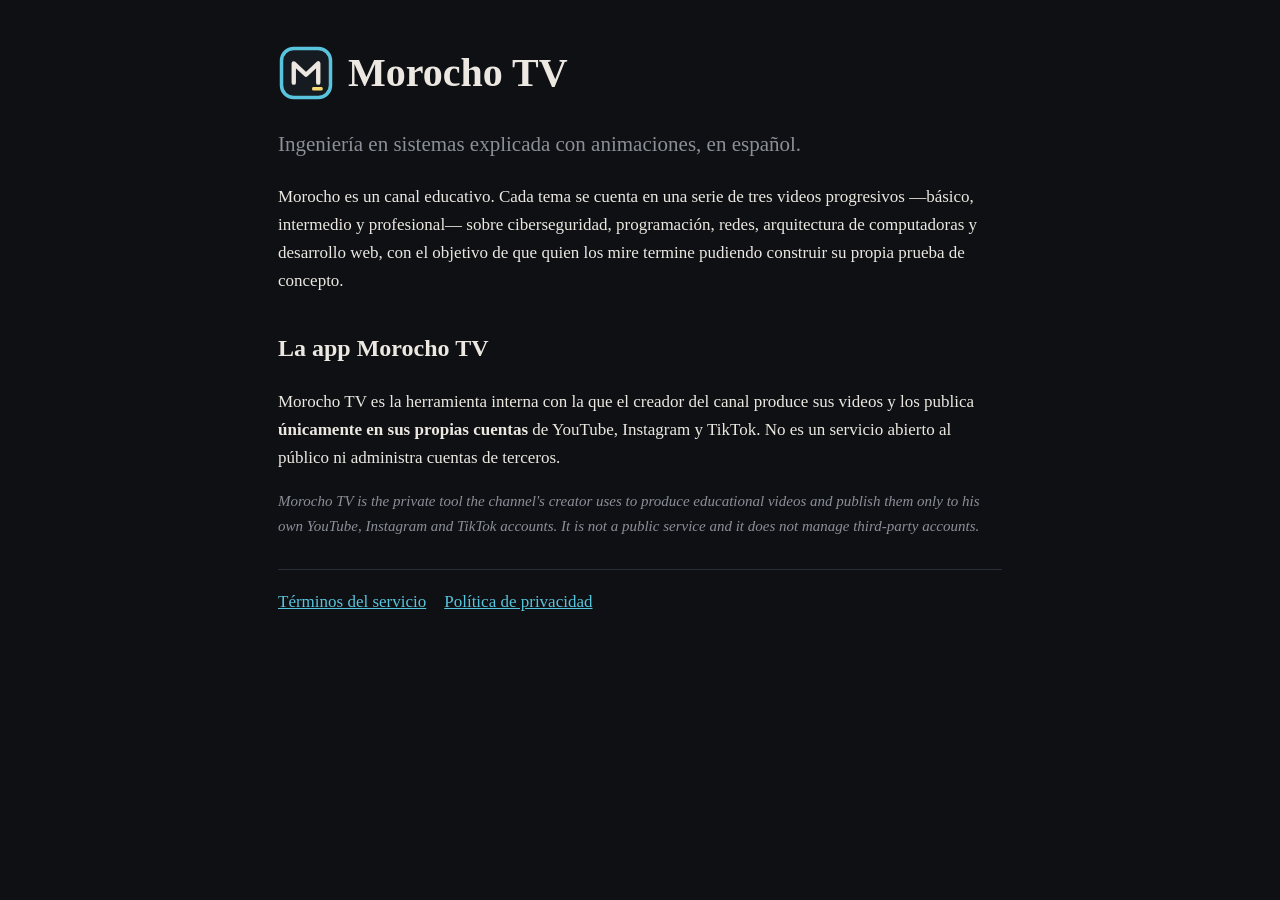
<file: index.html>
<!doctype html>
<html lang="es">
<head>
  <meta charset="utf-8">
  <meta name="viewport" content="width=device-width, initial-scale=1">
  <title>Morocho TV · Ingeniería en sistemas con animaciones</title>
  <meta name="description" content="Morocho TV es la app del canal educativo Morocho de ingeniería en sistemas: ciberseguridad, programación y arquitectura de computadoras explicadas con animaciones.">
  <link rel="stylesheet" href="estilo.css">
</head>
<body>
  <main class="wrap">
    <header class="brand">
      <svg viewBox="0 0 64 64" width="56" height="56" aria-hidden="true"><rect x="4" y="4" width="56" height="56" rx="14" fill="#161A21" stroke="#58C4DD" stroke-width="4"/><path d="M18 43V21l14 13 14-13v22" fill="none" stroke="#ECE8E1" stroke-width="5" stroke-linecap="round" stroke-linejoin="round"/><rect x="39" y="48" width="12" height="4" rx="1.5" fill="#F7D96F"/></svg>
      <h1>Morocho TV</h1>
    </header>
    <p class="lead">Ingeniería en sistemas explicada con animaciones, en español.</p>
    <p>Morocho es un canal educativo. Cada tema se cuenta en una serie de tres videos progresivos
      —básico, intermedio y profesional— sobre ciberseguridad, programación, redes, arquitectura de
      computadoras y desarrollo web, con el objetivo de que quien los mire termine pudiendo construir
      su propia prueba de concepto.</p>
    <h2>La app Morocho TV</h2>
    <p>Morocho TV es la herramienta interna con la que el creador del canal produce sus videos y
      los publica <strong>únicamente en sus propias cuentas</strong> de YouTube, Instagram y TikTok.
      No es un servicio abierto al público ni administra cuentas de terceros.</p>
    <p lang="en" class="en"><em>Morocho TV is the private tool the channel's creator uses to produce
      educational videos and publish them only to his own YouTube, Instagram and TikTok accounts. It is
      not a public service and it does not manage third-party accounts.</em></p>
    <nav class="links">
      <a href="terminos.html">Términos del servicio</a>
      <a href="privacidad.html">Política de privacidad</a>
    </nav>
  </main>
</body>
</html>
</file>
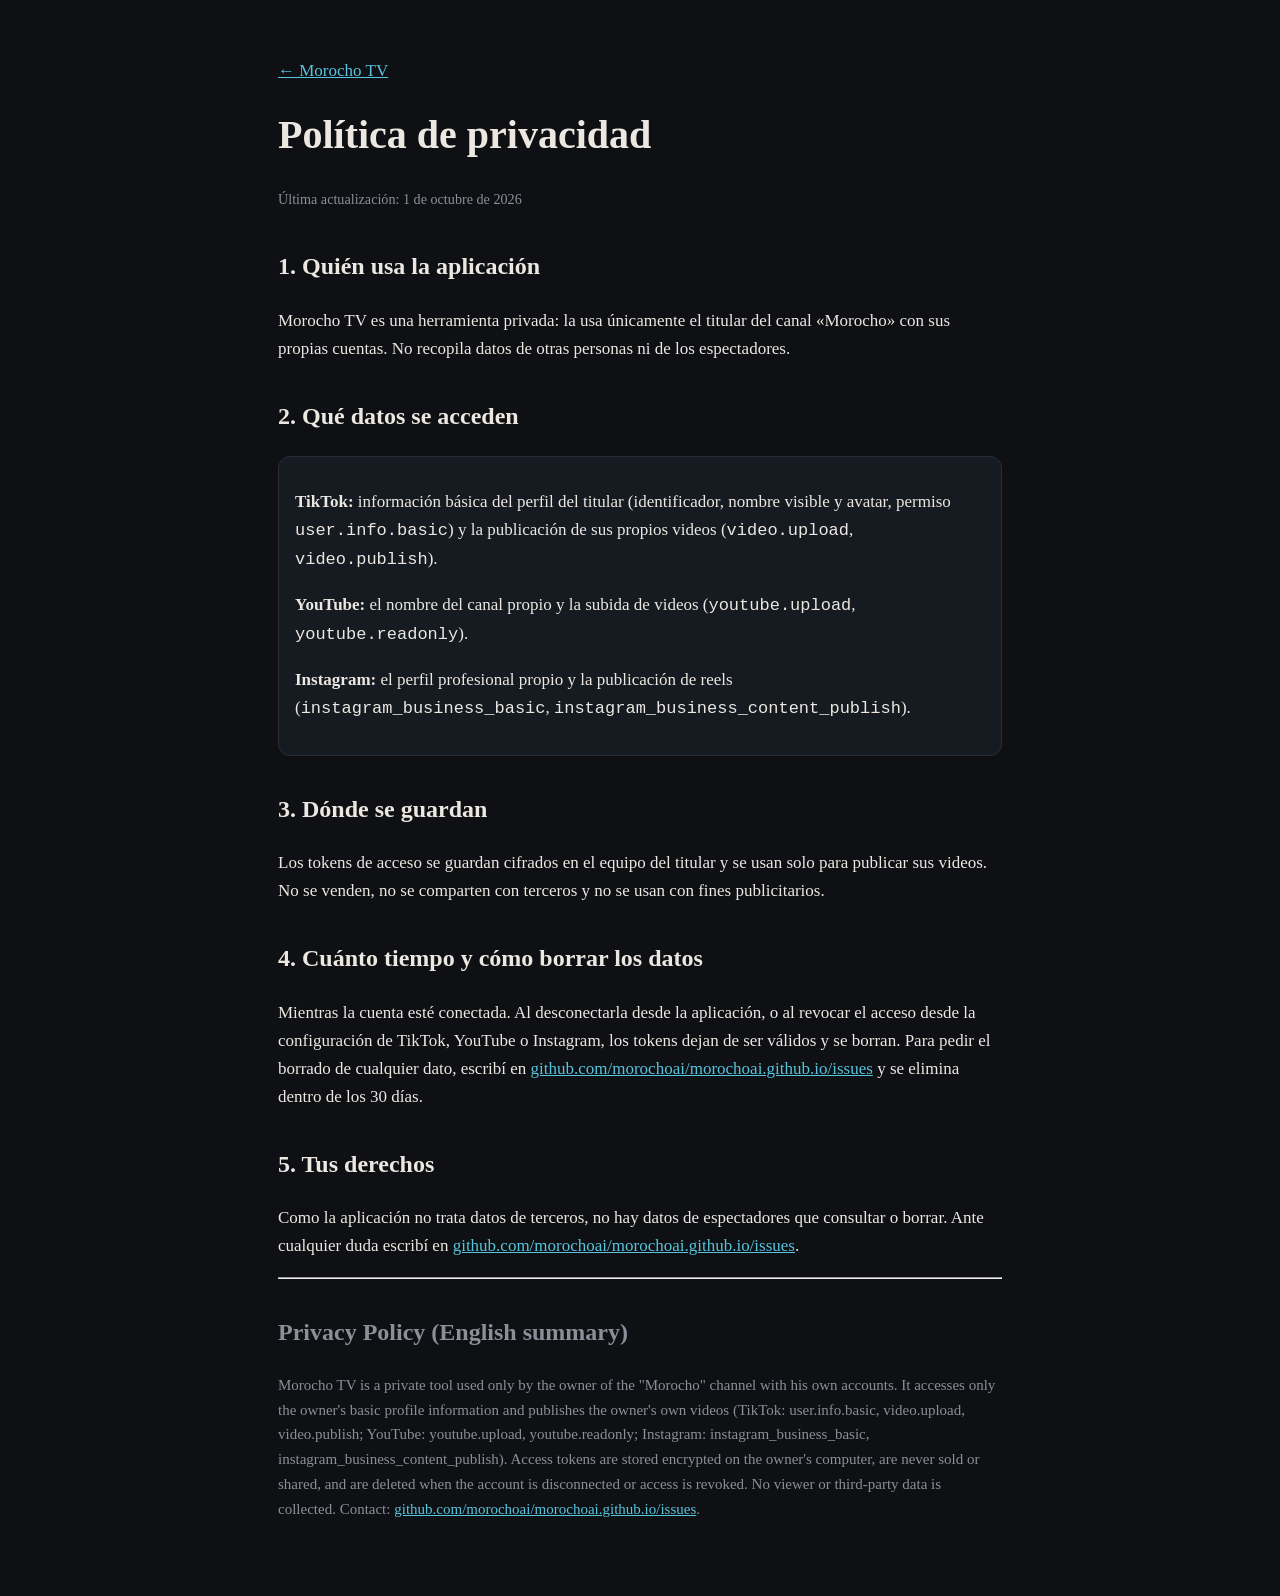
<file: privacidad.html>
<!doctype html>
<html lang="es">
<head>
  <meta charset="utf-8">
  <meta name="viewport" content="width=device-width, initial-scale=1">
  <title>Política de privacidad · Morocho TV</title>
  <link rel="stylesheet" href="estilo.css">
</head>
<body>
  <main class="wrap">
    <p><a href="./">← Morocho TV</a></p>
    <h1>Política de privacidad</h1>
    <p><small>Última actualización: 1 de octubre de 2026</small></p>

    <h2>1. Quién usa la aplicación</h2>
    <p>Morocho TV es una herramienta privada: la usa únicamente el titular del canal «Morocho» con
      sus propias cuentas. No recopila datos de otras personas ni de los espectadores.</p>

    <h2>2. Qué datos se acceden</h2>
    <div class="box">
      <p><strong>TikTok:</strong> información básica del perfil del titular (identificador, nombre visible
        y avatar, permiso <code>user.info.basic</code>) y la publicación de sus propios videos
        (<code>video.upload</code>, <code>video.publish</code>).</p>
      <p><strong>YouTube:</strong> el nombre del canal propio y la subida de videos
        (<code>youtube.upload</code>, <code>youtube.readonly</code>).</p>
      <p><strong>Instagram:</strong> el perfil profesional propio y la publicación de reels
        (<code>instagram_business_basic</code>, <code>instagram_business_content_publish</code>).</p>
    </div>

    <h2>3. Dónde se guardan</h2>
    <p>Los tokens de acceso se guardan cifrados en el equipo del titular y se usan solo para publicar
      sus videos. No se venden, no se comparten con terceros y no se usan con fines publicitarios.</p>

    <h2 id="borrado">4. Cuánto tiempo y cómo borrar los datos</h2>
    <p>Mientras la cuenta esté conectada. Al desconectarla desde la aplicación, o al revocar el acceso
      desde la configuración de TikTok, YouTube o Instagram, los tokens dejan de ser válidos y se borran.
      Para pedir el borrado de cualquier dato, escribí en
      <a href="https://github.com/morochoai/morochoai.github.io/issues">github.com/morochoai/morochoai.github.io/issues</a>
      y se elimina dentro de los 30 días.</p>

    <h2>5. Tus derechos</h2>
    <p>Como la aplicación no trata datos de terceros, no hay datos de espectadores que consultar o borrar.
      Ante cualquier duda escribí en <a href="https://github.com/morochoai/morochoai.github.io/issues">github.com/morochoai/morochoai.github.io/issues</a>.</p>

    <hr>
    <div lang="en" class="en">
      <h2>Privacy Policy (English summary)</h2>
      <p>Morocho TV is a private tool used only by the owner of the "Morocho" channel with his own
        accounts. It accesses only the owner's basic profile information and publishes the owner's own
        videos (TikTok: user.info.basic, video.upload, video.publish; YouTube: youtube.upload,
        youtube.readonly; Instagram: instagram_business_basic, instagram_business_content_publish).
        Access tokens are stored encrypted on the owner's computer, are never sold or shared, and are
        deleted when the account is disconnected or access is revoked. No viewer or third-party data is
        collected. Contact: <a href="https://github.com/morochoai/morochoai.github.io/issues">github.com/morochoai/morochoai.github.io/issues</a>.</p>
    </div>
  </main>
</body>
</html>
</file>
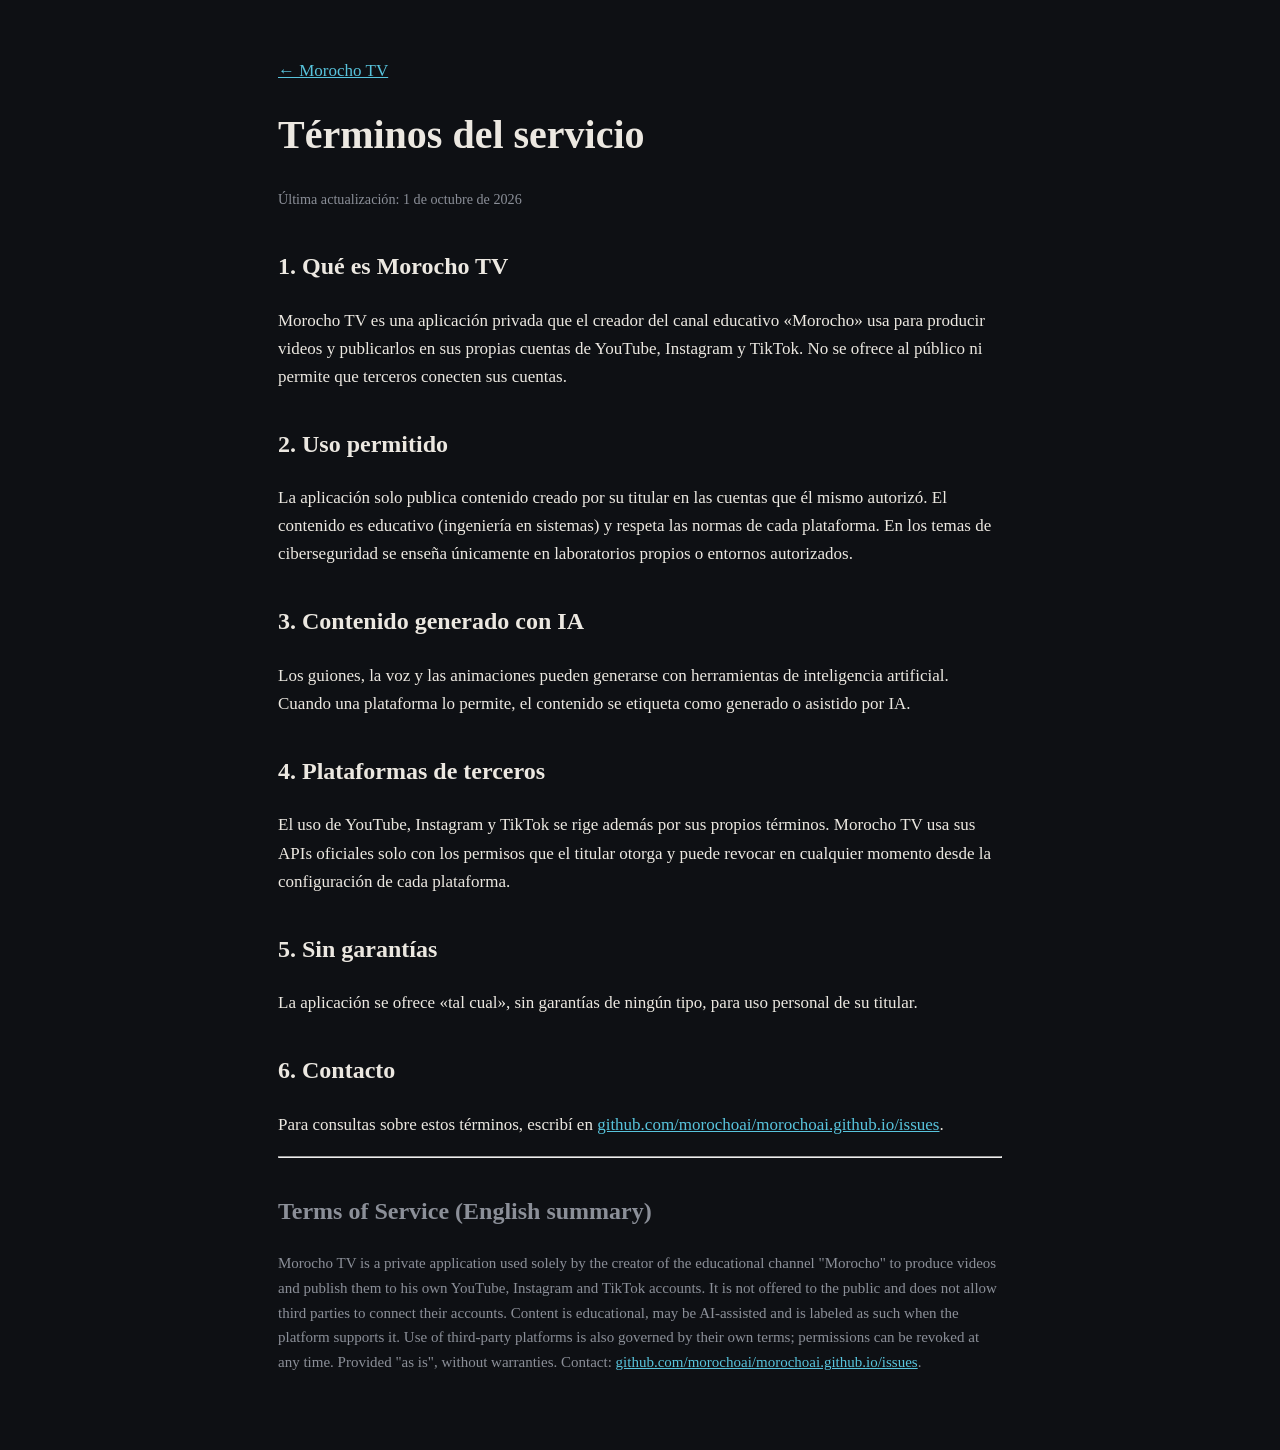
<file: terminos.html>
<!doctype html>
<html lang="es">
<head>
  <meta charset="utf-8">
  <meta name="viewport" content="width=device-width, initial-scale=1">
  <title>Términos del servicio · Morocho TV</title>
  <link rel="stylesheet" href="estilo.css">
</head>
<body>
  <main class="wrap">
    <p><a href="./">← Morocho TV</a></p>
    <h1>Términos del servicio</h1>
    <p><small>Última actualización: 1 de octubre de 2026</small></p>

    <h2>1. Qué es Morocho TV</h2>
    <p>Morocho TV es una aplicación privada que el creador del canal educativo «Morocho» usa para
      producir videos y publicarlos en sus propias cuentas de YouTube, Instagram y TikTok. No se ofrece
      al público ni permite que terceros conecten sus cuentas.</p>

    <h2>2. Uso permitido</h2>
    <p>La aplicación solo publica contenido creado por su titular en las cuentas que él mismo autorizó.
      El contenido es educativo (ingeniería en sistemas) y respeta las normas de cada plataforma. En los
      temas de ciberseguridad se enseña únicamente en laboratorios propios o entornos autorizados.</p>

    <h2>3. Contenido generado con IA</h2>
    <p>Los guiones, la voz y las animaciones pueden generarse con herramientas de inteligencia
      artificial. Cuando una plataforma lo permite, el contenido se etiqueta como generado o asistido
      por IA.</p>

    <h2>4. Plataformas de terceros</h2>
    <p>El uso de YouTube, Instagram y TikTok se rige además por sus propios términos. Morocho TV
      usa sus APIs oficiales solo con los permisos que el titular otorga y puede revocar en cualquier
      momento desde la configuración de cada plataforma.</p>

    <h2>5. Sin garantías</h2>
    <p>La aplicación se ofrece «tal cual», sin garantías de ningún tipo, para uso personal de su titular.</p>

    <h2>6. Contacto</h2>
    <p>Para consultas sobre estos términos, escribí en <a href="https://github.com/morochoai/morochoai.github.io/issues">github.com/morochoai/morochoai.github.io/issues</a>.</p>

    <hr>
    <div lang="en" class="en">
      <h2>Terms of Service (English summary)</h2>
      <p>Morocho TV is a private application used solely by the creator of the educational channel
        "Morocho" to produce videos and publish them to his own YouTube, Instagram and TikTok accounts.
        It is not offered to the public and does not allow third parties to connect their accounts.
        Content is educational, may be AI-assisted and is labeled as such when the platform supports
        it. Use of third-party platforms is also governed by their own terms; permissions can be revoked
        at any time. Provided "as is", without warranties. Contact: <a href="https://github.com/morochoai/morochoai.github.io/issues">github.com/morochoai/morochoai.github.io/issues</a>.</p>
    </div>
  </main>
</body>
</html>
</file>
<file: estilo.css>
:root { --bg: #0E1014; --text: #ECE8E1; --muted: #8B8F98; --blue: #58C4DD; --panel: #161A21; }
* { box-sizing: border-box; }
html, body { margin: 0; overflow-x: hidden; }
body { background: var(--bg); color: var(--text); font: 17px/1.65 Georgia, "Times New Roman", serif; overflow-wrap: anywhere; }
.wrap { max-width: 760px; margin: 0 auto; padding: 40px 18px 60px; }
.brand { display: flex; align-items: center; gap: 14px; }
h1 { font-size: 40px; margin: 0; }
h2 { margin-top: 34px; font-size: 24px; }
h3 { margin-top: 26px; font-size: 19px; }
.lead { font-size: 21px; color: var(--muted); }
a { color: var(--blue); }
.links { display: flex; flex-wrap: wrap; gap: 18px; margin-top: 30px; padding-top: 18px; border-top: 1px solid #272E3A; }
.en { color: var(--muted); font-size: 15px; }
.box { background: var(--panel); border: 1px solid #272E3A; border-radius: 12px; padding: 14px 16px; }
small { color: var(--muted); }
</file>
